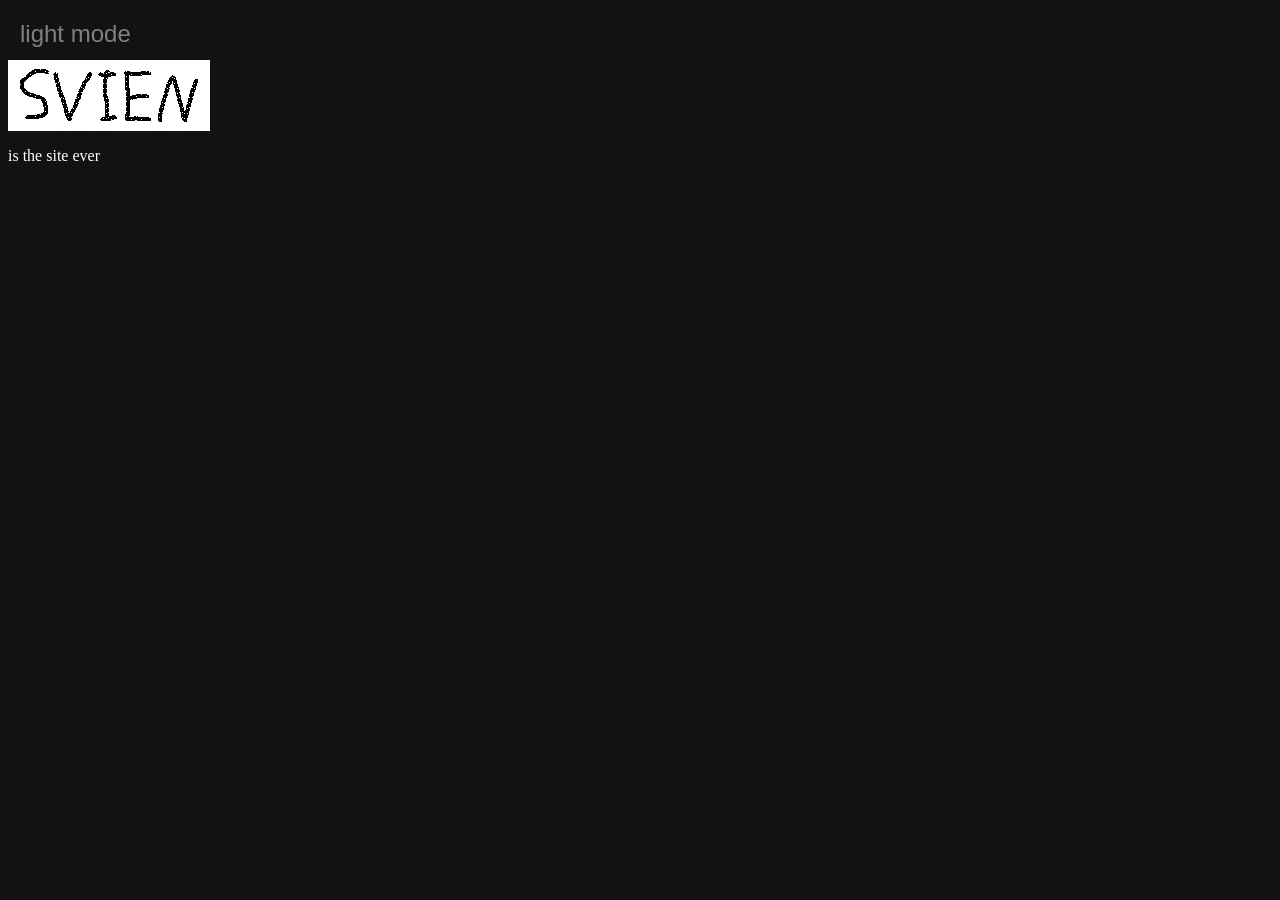
<file: index.html>
<html>
<head>
<link rel="preconnect" href="https://fonts.googleapis.com">
<link rel="preconnect" href="https://fonts.gstatic.com" crossorigin>
<link href="https://fonts.googleapis.com/css2?family=Kalam:wght@300;400;700&display=swap" rel="stylesheet">
<link rel="stylesheet" href="styles.css">
</head>
<body>
<button id="toggle-dark" aria-label="Toggle dark mode">light mode</button><br>
<img src="svnBG.png"><br>
<p>is the site ever</p>
<script src="darkmode.js"></script>
</body>
</html>
</file>
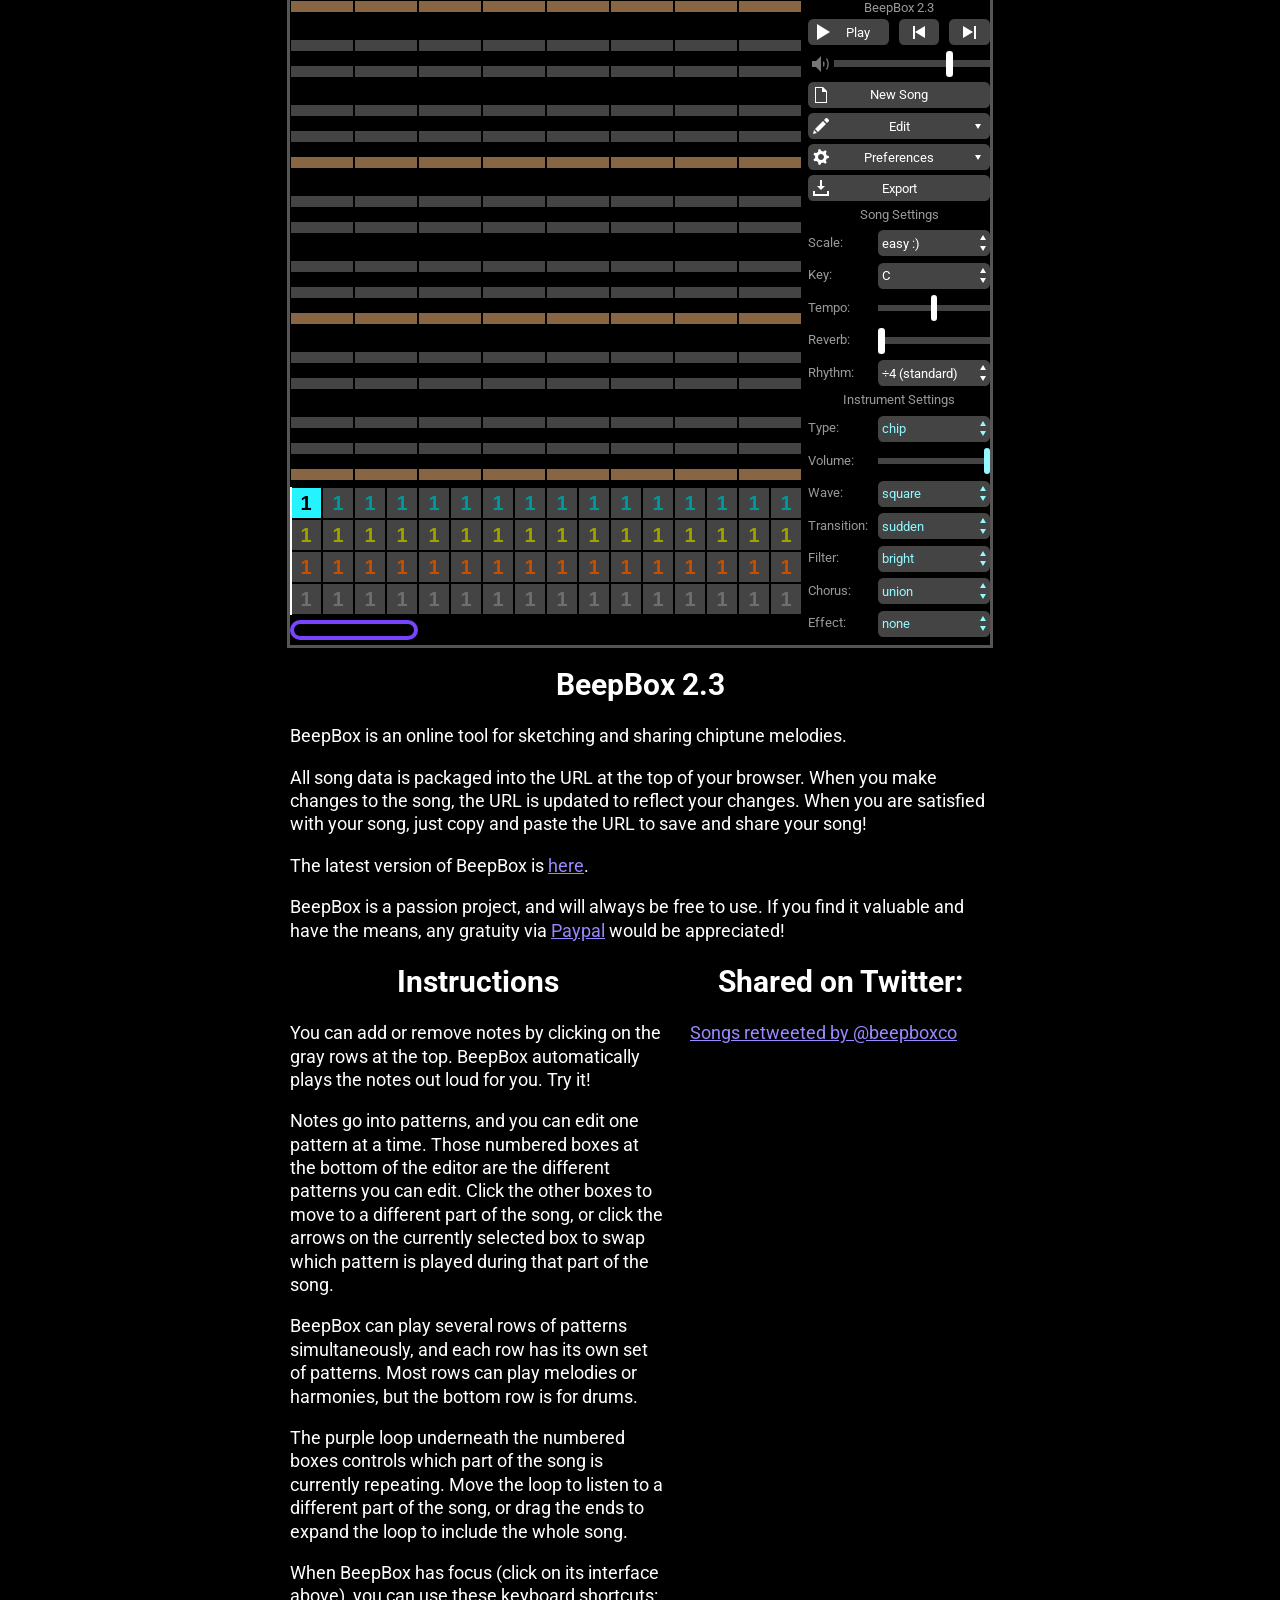
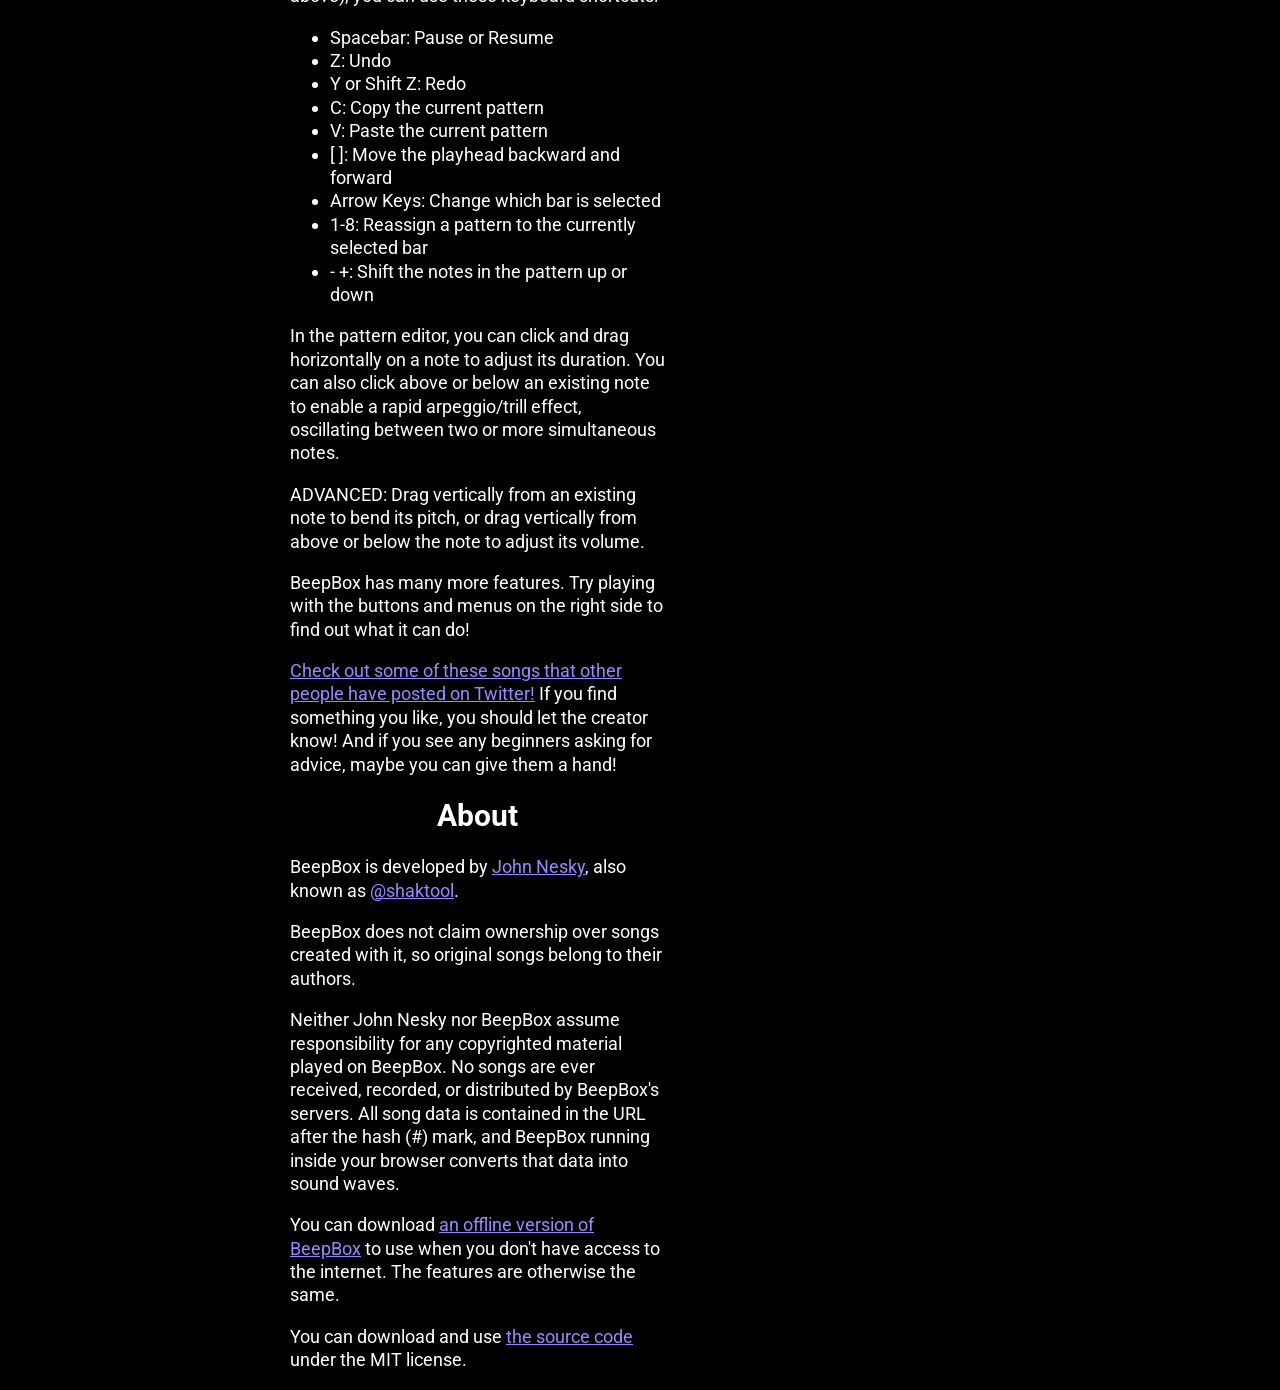
<file: mod/beepbox-beepibilitybox/website/2_3/index.html>
<!DOCTYPE html>
<html lang="en">
<head>
	<meta charset="utf-8" />
	<meta name="viewport" content="width=device-width, initial-scale=1.0" />
	<title>BeepBox 2.3</title>
	<meta name="mobile-web-app-capable" content="yes" />
	<meta name="apple-mobile-web-app-capable" content="yes" />
	<meta name="apple-mobile-web-app-status-bar-style" content="black" />
	<meta name="theme-color" content="#444" />
	<meta name="format-detection" content="telephone=no" />
	<link href="https://fonts.googleapis.com/css?family=Roboto" rel="stylesheet" rel="stylesheet" media="none" onload="if (this.media != 'all') this.media='all';" /> <!-- this is a trick to load CSS asynchronously. -->
	<style type="text/css">
		body {
			margin: auto;
			background: #000;
			font-family: 'Roboto', sans-serif;
			font-size: large;
			line-height: 1.3;
			color: #fff;
		}
		h1 {
			font-size: 30px;
			text-align: center;
		}
		a {
			color: #98f;
		}
		#beepboxEditorContainer {
			min-height: 645px;
		}
		.donation form {
			display: inline;
		}
		.donation input[type="submit"] {
			-webkit-appearance: none;
			appearance: none;
			background: none;
			border: none;
			font-family: inherit;
			font-size: inherit;
			color: var(--link-accent, #98f);
			text-decoration: underline;
			cursor: pointer;
			padding: 0;
			margin: 0;
		}
		
		/* wide screen */
		@media (min-width: 701px) {
			body {
				width: 700px;
			}
			.column-container {
				display: flex;
				justify-content: space-between;
			}
			.instructions-column {
				width: 375px;
			}
			.twitter-column {
				width: 300px;
			}
		}
		
		/* narrow screen */
		@media (max-width: 700px) {
			body {
				width: 100vw;
			}
			.column-container {
				display: flex;
				flex-direction: column;
				align-items: center;
			}
		}
	</style>
</head>

<body>
	<div id="beepboxEditorContainer"></div>
	
	<h1>
		BeepBox 2.3
	</h1>
	<p id="introduction">
		BeepBox is an online tool for sketching and sharing chiptune melodies. 
	</p>
	<p>
		All song data is packaged into the URL at the top of your browser. 
		When you make changes to the song, the URL is updated to reflect your changes. 
		When you are satisfied with your song, just copy and paste the URL to save and share your song! 
	</p>
	<p>
		The latest version of BeepBox is <a id="linkToLatestVersion" href="../" target="_blank">here</a>.
	</p>
	<div class="donation">
		BeepBox is a passion project, and will always be free to use. If you find it valuable and have the means, any gratuity via
		<form action="https://www.paypal.com/cgi-bin/webscr" method="post" target="_blank">
			<input type="hidden" name="cmd" value="_donations" />
			<input type="hidden" name="business" value="QZJTX9GRYEV9N" />
			<input type="hidden" name="currency_code" value="USD" />
			<input type="submit" name="submit" value="Paypal"/>
		</form>
		would be appreciated!
	</div>
	
	<div class="column-container">
		<div class="instructions-column">
			<h1>
				Instructions
			</h1>
			<p>
				You can add or remove notes by clicking on the gray rows at the top. 
				BeepBox automatically plays the notes out loud for you. Try it!
			</p>
			<p>
				Notes go into patterns, and you can edit one pattern at a time.
				Those numbered boxes at the bottom of the editor are the different patterns you can edit.
				<span id="bar-editing">
					Click the other boxes to move to a different part of the song, or click the arrows on the currently selected box to swap which pattern is played during that part of the song.
				</span>
			</p>
			<p>
				BeepBox can play several rows of patterns simultaneously, and each row has its own set of patterns. 
				Most rows can play melodies or harmonies, but the bottom row is for drums.
			</p>
			<p>
				The purple loop underneath the numbered boxes controls which part of the song is currently repeating. 
				Move the loop to listen to a different part of the song, or drag the ends to expand the loop to include the whole song. 
			</p>
			<div id="keyboard-instructions">
				<p>
					When BeepBox has focus (click on its interface above), you can use these keyboard shortcuts: <br/>
				</p>
				<ul>
					<li>Spacebar: Pause or Resume</li>
					<li>Z: Undo</li>
					<li>Y or Shift Z: Redo</li>
					<li>C: Copy the current pattern</li>
					<li>V: Paste the current pattern</li>
					<li>[ ]: Move the playhead backward and forward</li>
					<li>Arrow Keys: Change which bar is selected</li>
					<li>1-8: Reassign a pattern to the currently selected bar</li>
					<li>- +: Shift the notes in the pattern up or down</li>
				</ul>
			</div>
			<p>
				In the pattern editor, you can click and drag horizontally on a note to adjust its duration.
				You can also click above or below an existing note to enable a rapid arpeggio/trill effect, oscillating between two or more simultaneous notes. 
			</p>
			<p>
				ADVANCED: Drag vertically from an existing note to bend its pitch, or drag vertically from above or below the note to adjust its volume.
			</p>
			<p>
				BeepBox has many more features. 
				Try playing with the buttons and menus on the right side to find out what it can do!
			</p>
			<p>
				<a href="https://twitter.com/beepboxco">Check out some of these songs that other people have posted on Twitter!</a>
				If you find something you like, you should let the creator know!
				And if you see any beginners asking for advice, maybe you can give them a hand!
			</p>
			<h1>
				About
			</h1>
			<p>
				BeepBox is developed by <a href="http://www.johnnesky.com">John Nesky</a>, also known as <a href="https://twitter.com/shaktool">@shaktool</a>. 
			</p>
			<p>
				BeepBox does not claim ownership over songs created with it, so original songs belong to their authors. 
			</p>
			<p>
				Neither John Nesky nor BeepBox assume responsibility for any copyrighted material played on BeepBox. No songs are ever received, recorded, or distributed by BeepBox's servers. All song data is contained in the URL after the hash (#) mark, and BeepBox running inside your browser converts that data into sound waves.
			</p>
			<p>
				You can download <a download="beepbox_offline.html" href="beepbox_offline.html">an offline version of BeepBox</a> to use when you don't have access to the internet. The features are otherwise the same.
			</p>
			<p>
				You can download and use <a href="https://github.com/johnnesky/beepbox">the source code</a> under the MIT license.
			</p>
		</div>
		<div class="twitter-column">
			<h1>
				Shared on Twitter:
			</h1>
			<a class="twitter-timeline" data-width="300" data-height="2000" data-link-color="#9988ff" data-chrome="noheader nofooter transparent" data-dnt="true" data-theme="dark" href="https://twitter.com/beepboxco?ref_src=twsrc%5Etfw">Songs retweeted by @beepboxco</a>
			<script async src="https://platform.twitter.com/widgets.js" charset="utf-8"></script>
		</div>
	</div>
	
	<!--
	Instead of loading js beepbox editor interface directly, test for browser support.
	<script type="text/javascript" src="beepbox_editor.min.js"></script>
	-->
	<script type="text/javascript">
		
		if (/Android|webOS|iPhone|iPad|iPod|BlackBerry|IEMobile|Opera Mini|android|ipad|playbook|silk/i.test(navigator.userAgent) ) {
			document.getElementById("introduction").innerHTML = "BeepBox is an online tool for sketching and sharing chiptune melodies. Make sure that your volume is turned up, then press the play button!";
			document.getElementById("keyboard-instructions").style.display = "none";
			document.getElementById("bar-editing").innerHTML = "Tap the other boxes to move to a different part of the song, or tap on the currently selected box to swap which pattern is played during that part of the song.";
		}
		
		var hasAudioContext = (window.AudioContext || window.webkitAudioContext || window.mozAudioContext || window.oAudioContext || window.msAudioContext);
		if (hasAudioContext) {
			// Go ahead and load js beepbox editor interface:
			var fileref = document.createElement("script");
			fileref.setAttribute("type", "text/javascript");
			fileref.setAttribute("src", "beepbox_editor.min.js");
			document.head.appendChild(fileref);
		} else {
			document.getElementById("beepboxEditorContainer").innerHTML = "Sorry, BeepBox doesn't support your browser. Try a recent version of Chrome, Firefox, or Opera.";
		}
		
		// Just before the user is about to use the link to the latest version, update it to
		// contain the song data so that the current song will open in that version.
		var linkToLatestVersion = document.getElementById("linkToLatestVersion");
		function updateLinkToLatestVersion() {
			linkToLatestVersion.href = location.origin + location.pathname.slice(0, location.pathname.lastIndexOf('/') + 1) + ".." + location.hash;
		}
		linkToLatestVersion.addEventListener("focus", updateLinkToLatestVersion);
		linkToLatestVersion.addEventListener("mouseenter", updateLinkToLatestVersion);
		linkToLatestVersion.addEventListener("touchstart", updateLinkToLatestVersion);
		
	</script>
</body></html>
</file>
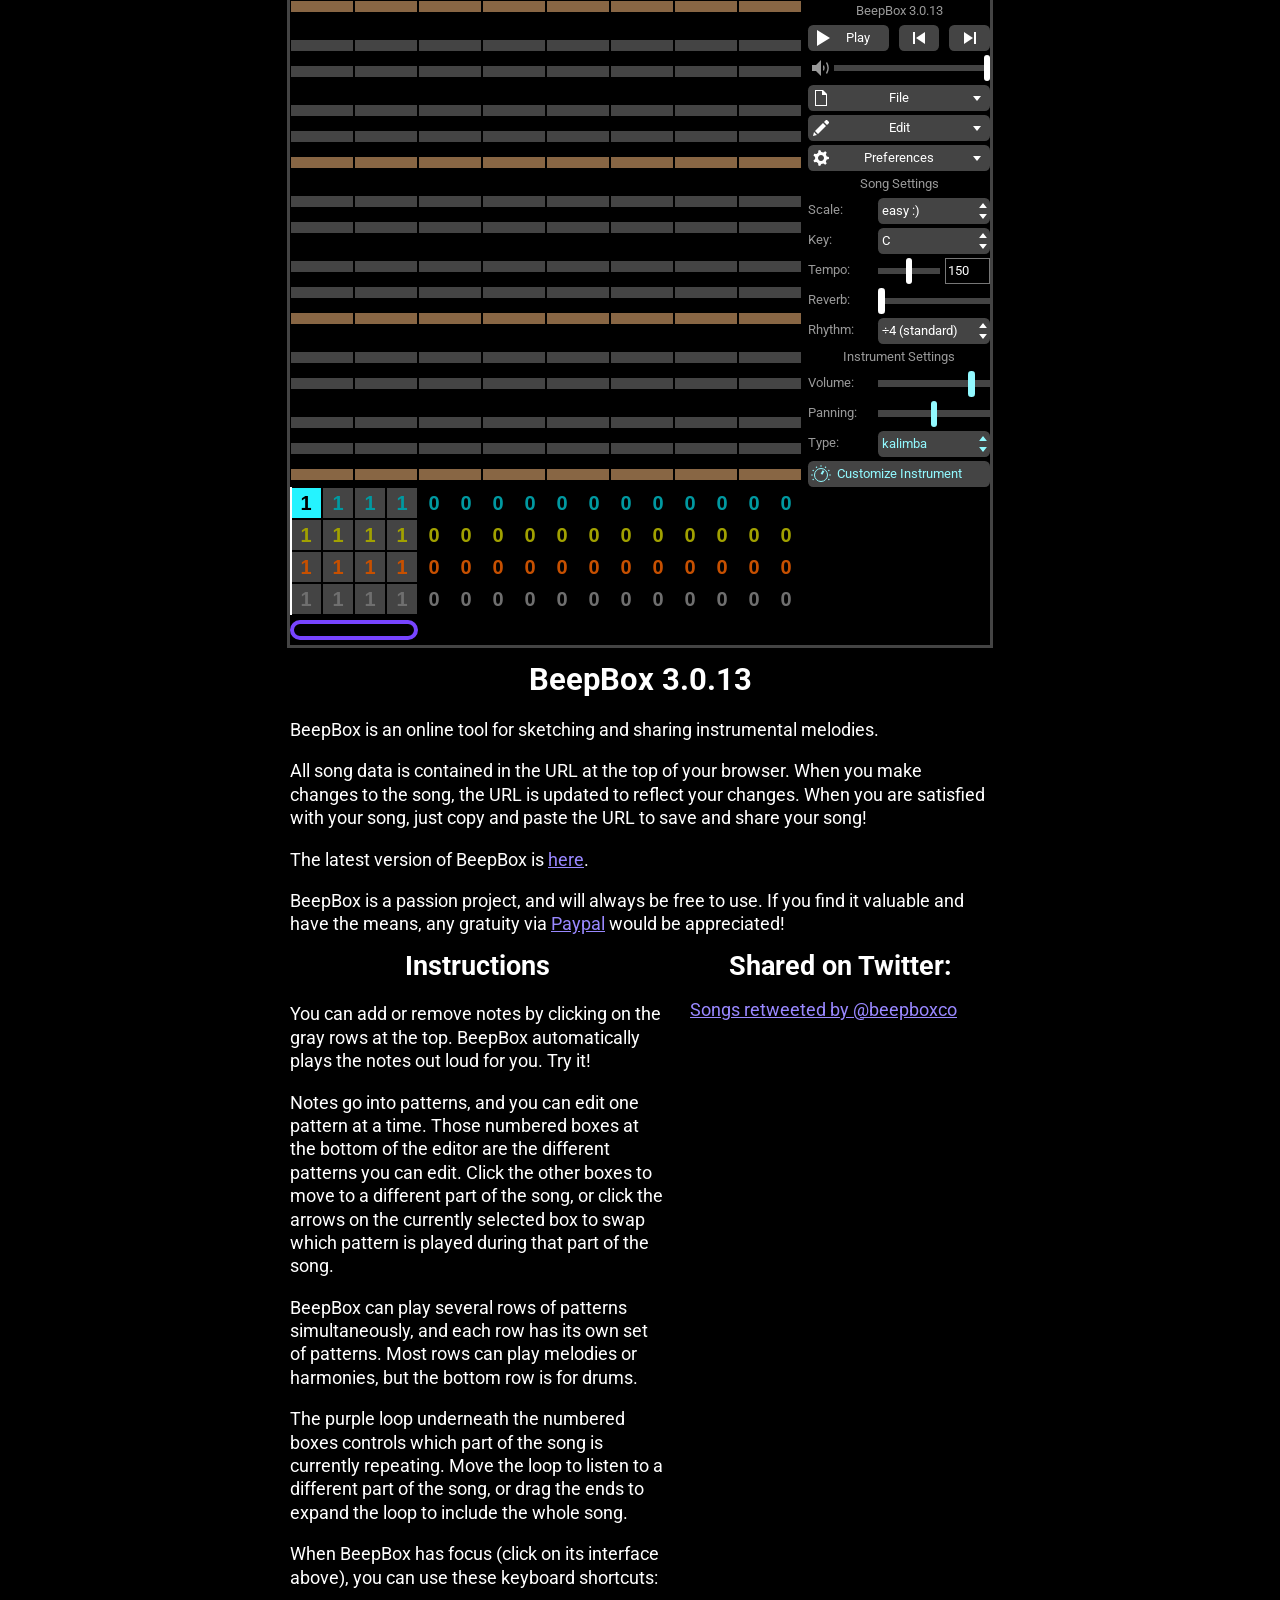
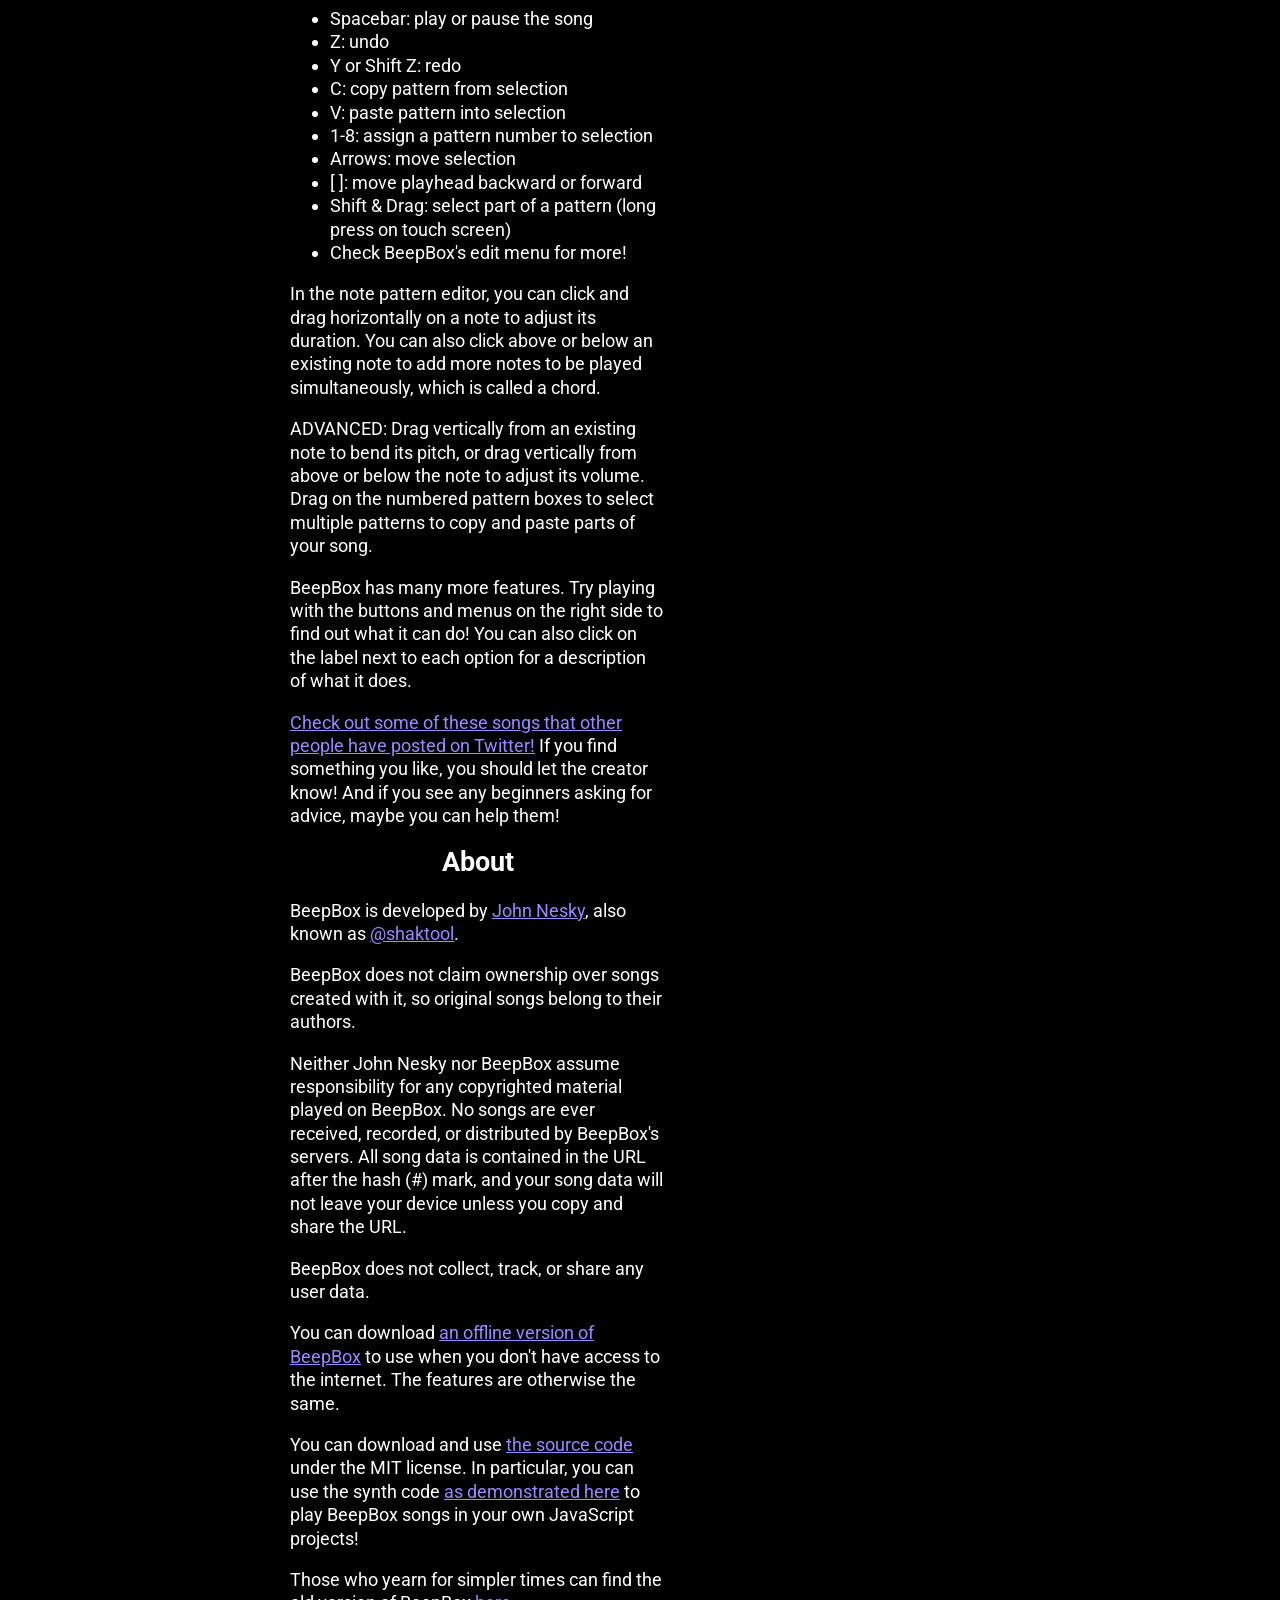
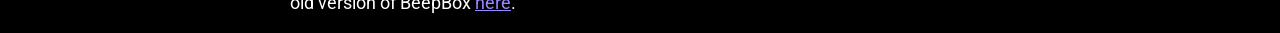
<file: mod/beepbox-beepibilitybox/website/3_0/index.html>
<!DOCTYPE html>
<html lang="en">
<head>
	<meta charset="utf-8" />
	<meta name="viewport" content="width=device-width, initial-scale=1.0" />
	<title>BeepBox</title>
	<meta name="application-name" content="BeepBox" />
	<meta name="apple-mobile-web-app-title" content="BeepBox">
	<meta name="description" content="BeepBox is an online tool for sketching and sharing instrumental melodies." />
	<meta name="keywords" content="chiptune, instrumental, music, song, melody, composition, tool, free, BeepBox" />
	<meta name="mobile-web-app-capable" content="yes" />
	<meta name="apple-mobile-web-app-capable" content="yes" />
	<meta name="apple-mobile-web-app-status-bar-style" content="black-translucent" />
	<meta name="theme-color" content="#444" />
	<meta name="msapplication-TileColor" content="#603cba" />
	<meta name="msapplication-config" content="/browserconfig.xml" />
	<meta name="format-detection" content="telephone=no" />
	<link rel="apple-touch-icon" sizes="180x180" href="/apple-touch-icon.png" />
	<link rel="icon" type="image/png" sizes="32x32" href="/icon_32.png" />
	<link rel="manifest" href="/manifest.webmanifest" />
	<link href="https://fonts.googleapis.com/css?family=Roboto" rel="stylesheet" rel="stylesheet" media="none" onload="if (this.media != 'all') this.media='all';" /> <!-- this is a trick to load CSS asynchronously. -->
	<style type="text/css">
		html {
			background: var(--page-margin, black);
			overflow-x: hidden;
			font-size: large;
			font-family: 'Roboto', sans-serif;
			line-height: 1.3;
			color: var(--primary-text, white);
		}
		body {
			margin: auto;
			overflow-x: hidden;
			display: flex;
			flex-direction: column;
			align-items: center;
			align-content: center;
		}
		#beepboxEditorContainer {
			min-height: 645px;
			overflow: auto;
			background: var(--editor-background, black);
			width: 100%;
			max-width: 700px;
			padding-left: 30px;
			padding-right: 30px;
		}
		#text-content {
			overflow: auto;
			background: var(--editor-background, black);
			width: 100%;
			max-width: 700px;
			padding-left: 30px;
			padding-right: 30px;
		}
		h1 {
			font-size: 1.7rem;
			text-align: center;
			margin-top: 0.5em;
			margin-bottom: 0.5em;
			-webkit-text-stroke-width: 0;
		}
		h2 {
			font-size: 1.5rem;
			text-align: center;
			margin-top: 0.5em;
			margin-bottom: 0.5em;
			-webkit-text-stroke-width: 0;
		}
		a {
			color: var(--link-accent, #98f);
		}
		.donation form {
			display: inline;
		}
		.donation input[type="submit"] {
			-webkit-appearance: none;
			appearance: none;
			background: none;
			border: none;
			font-family: inherit;
			font-size: inherit;
			color: var(--link-accent, #98f);
			text-decoration: underline;
			cursor: pointer;
			padding: 0;
			margin: 0;
		}
		
		/* wide screen */
		@media (min-width: 701px) {
			html {
				width: 100%;
			}
			body {
				width: 100%;
			}
			.column-container {
				width: 700px;
				display: flex;
				justify-content: space-between;
			}
			.instructions-column {
				width: 375px;
			}
			.twitter-column {
				width: 300px;
			}
		}
		
		/* narrow screen */
		@media (max-width: 700px) {
			body {
				width: 100%;
			}
			p, .donation {
				margin: 1em 0.5em;
			}
			.column-container {
				display: flex;
				flex-direction: column;
				align-items: center;
			}
		}
	</style>
</head>

<body>
	<div id="beepboxEditorContainer">
		<noscript>
			Sorry, BeepBox requires a JavaScript-enabled browser.
		</noscript>
	</div>
	<div id="text-content">
		<section>
			<h1>
				BeepBox 3.0.13
			</h1>
			<p id="introduction">
				BeepBox is an online tool for sketching and sharing instrumental melodies. 
			</p>
			<p>
				All song data is contained in the URL at the top of your browser. 
				When you make changes to the song, the URL is updated to reflect your changes. 
				When you are satisfied with your song, just copy and paste the URL to save and share your song! 
			</p>
			<p>
				The latest version of BeepBox is <a id="linkToLatestVersion" href="../" target="_blank">here</a>.
			</p>
			<div class="donation">
				BeepBox is a passion project, and will always be free to use. If you find it valuable and have the means, any gratuity via
				<form action="https://www.paypal.com/cgi-bin/webscr" method="post" target="_blank">
					<input type="hidden" name="cmd" value="_donations" />
					<input type="hidden" name="business" value="QZJTX9GRYEV9N" />
					<input type="hidden" name="currency_code" value="USD" />
					<input type="submit" name="submit" value="Paypal"/>
				</form>
				would be appreciated!
			</div>
		</section>
	
		<div class="column-container">
			<main class="instructions-column">
				<section>
					<h2>
						Instructions
					</h2>
					<p>
						You can add or remove notes by clicking on the gray rows at the top. 
						BeepBox automatically plays the notes out loud for you. Try it!
					</p>
					<p>
						Notes go into patterns, and you can edit one pattern at a time.
						Those numbered boxes at the bottom of the editor are the different patterns you can edit.
						<span id="bar-editing">
							Click the other boxes to move to a different part of the song, or click the arrows on the currently selected box to swap which pattern is played during that part of the song.
						</span>
					</p>
					<p>
						BeepBox can play several rows of patterns simultaneously, and each row has its own set of patterns. 
						Most rows can play melodies or harmonies, but the bottom row is for drums.
					</p>
					<p>
						The purple loop underneath the numbered boxes controls which part of the song is currently repeating. 
						Move the loop to listen to a different part of the song, or drag the ends to expand the loop to include the whole song. 
					</p>
					<div id="keyboard-instructions">
						<p>
							When BeepBox has focus (click on its interface above), you can use these keyboard shortcuts: <br/>
						</p>
						<ul>
							<li>Spacebar: play or pause the song</li>
							<li>Z: undo</li>
							<li>Y or Shift Z: redo</li>
							<li>C: copy pattern from selection</li>
							<li>V: paste pattern into selection</li>
							<li>1-8: assign a pattern number to selection</li>
							<li>Arrows: move selection</li>
							<li>[ ]: move playhead backward or forward</li>
							<li>Shift & Drag: select part of a pattern (long press on touch screen)</li>
							<li>Check BeepBox's edit menu for more!</li>
						</ul>
					</div>
					<p>
						In the note pattern editor, you can click and drag horizontally on a note to adjust its duration.
						You can also click above or below an existing note to add more notes to be played simultaneously, which is called a chord. 
					</p>
					<p>
						ADVANCED: Drag vertically from an existing note to bend its pitch, or drag vertically from above or below the note to adjust its volume. Drag on the numbered pattern boxes to select multiple patterns to copy and paste parts of your song.
					</p>
					<p>
						BeepBox has many more features. 
						Try playing with the buttons and menus on the right side to find out what it can do!
						You can also click on the label next to each option for a description of what it does.
					</p>
					<p>
						<a href="https://twitter.com/beepboxco">Check out some of these songs that other people have posted on Twitter!</a>
						If you find something you like, you should let the creator know!
						And if you see any beginners asking for advice, maybe you can help them!
					</p>
				</section>
				<section>
					<h2>
						About
					</h2>
					<p>
						BeepBox is developed by <a href="http://www.johnnesky.com">John Nesky</a>, also known as <a href="https://twitter.com/shaktool">@shaktool</a>. 
					</p>
					<p>
						BeepBox does not claim ownership over songs created with it, so original songs belong to their authors. 
					</p>
					<p>
						Neither John Nesky nor BeepBox assume responsibility for any copyrighted material played on BeepBox. No songs are ever received, recorded, or distributed by BeepBox's servers. All song data is contained in the URL after the hash (#) mark, and your song data will not leave your device unless you copy and share the URL.
					</p>
					<p>
						BeepBox does not collect, track, or share any user data. 
					</p>
					<p id="offline-instructions">
						You can download <a download="beepbox_offline.html" href="beepbox_offline.html">an offline version of BeepBox</a> to use when you don't have access to the internet. The features are otherwise the same.
					</p>
					<p>
						You can download and use <a href="https://github.com/johnnesky/beepbox">the source code</a> under the MIT license. In particular, you can use the synth code <a href="synth_example.html">as demonstrated here</a> to play BeepBox songs in your own JavaScript projects!
					</p>
					<p>
						Those who yearn for simpler times can find the old version of BeepBox <a id="linkTo2_3" href="../2_3/" target="_blank">here</a>.
					</p>
				<section>
			</main>
			<aside class="twitter-column">
				<h2>
					Shared on Twitter:
				</h2>
				<div style="background: black;">
					<a class="twitter-timeline" data-width="300" data-height="2000" data-link-color="#9988ff" data-chrome="noheader nofooter transparent" data-dnt="true" data-theme="dark" href="https://twitter.com/beepboxco?ref_src=twsrc%5Etfw">Songs retweeted by @beepboxco</a>
					<script async src="https://platform.twitter.com/widgets.js" charset="utf-8"></script>
				</div>
			</aside>
		</div>
	</div>
	
	<!--
	Instead of loading js beepbox editor interface directly, test for browser support.
	<script type="text/javascript" src="beepbox_editor.min.js"></script>
	-->
	<script type="text/javascript">
		
		if (/Android|webOS|iPhone|iPad|iPod|BlackBerry|IEMobile|Opera Mini|android|ipad|playbook|silk/i.test(navigator.userAgent) ) {
			document.getElementById("introduction").innerHTML = "BeepBox is an online tool for sketching and sharing instrumental melodies. Make sure that your volume is turned up, then press the play button!";
			document.getElementById("keyboard-instructions").style.display = "none";
			document.getElementById("bar-editing").innerHTML = "Tap the other boxes to move to a different part of the song, or tap on the currently selected box to swap which pattern is played during that part of the song.";
			document.getElementById("offline-instructions").innerHTML = 'You can use BeepBox when your device is offline if you put a shortcut to BeepBox on your home screen. <ul><li>Chrome: find the "Add to Home Screen" option in the ⋮ menu.</li><li>Firefox: find the "Add Page Shortcut" option in the ⋮ menu.</li><li>Safari: find the "Add to Home Screen" option in the bookmark menu.</li></ul>';
		}
		
		function browserHasRequiredFeatures() {
			"use strict";
			if (window.AudioContext == undefined && window.webkitAudioContext == undefined) {
				return false;
			}
			
			try {
				eval("class T {}");
				eval("const a = () => 0");
				eval("for (const a of []);");
			} catch (error) {
				return false;
			}
			
			return true;
		}
		
		if (browserHasRequiredFeatures()) {
			// Go ahead and load js beepbox editor interface:
			var fileref = document.createElement("script");
			fileref.setAttribute("type", "text/javascript");
			fileref.setAttribute("src", "beepbox_editor.min.js");
			document.head.appendChild(fileref);
		} else {
			document.getElementById("beepboxEditorContainer").innerHTML = "Sorry, BeepBox doesn't support your browser. Try a recent version of Chrome, Firefox, Edge, Safari, or Opera.";
		}
		
		// Just before the user is about to use the link to the latest version, update it to
		// contain the song data so that the current song will open in that version.
		var linkToLatestVersion = document.getElementById("linkToLatestVersion");
		function updateLinkToLatestVersion() {
			linkToLatestVersion.href = location.origin + location.pathname.slice(0, location.pathname.lastIndexOf('/') + 1) + ".." + location.hash;
		}
		linkToLatestVersion.addEventListener("focus", updateLinkToLatestVersion);
		linkToLatestVersion.addEventListener("mouseenter", updateLinkToLatestVersion);
		linkToLatestVersion.addEventListener("touchstart", updateLinkToLatestVersion);
		
		// If the page was loaded with an old song version that the old version of BeepBox
		// supports, update the link to the old version so that it'll open the song.
		if (/^#[1-6]/.test(location.hash)) {
			document.getElementById("linkTo2_3").href += location.hash;
		}
		
	</script>
</body>
</html>
</file>
<file: styles.css>
/* google font fonts */
.kalam-light {
  font-family: "Kalam", cursive;
  font-weight: 300;
  font-style: normal;
}

.kalam-regular {
  font-family: "Kalam", cursive;
  font-weight: 400;
  font-style: normal;
}

.kalam-bold {
  font-family: "Kalam", cursive;
  font-weight: 700;
  font-style: normal;
}
/* end */

/* light mode */
body.dark-mode {
  background-color: white;
  color: black;
}

/* dark mode (default) */
body {
  background-color: #121212;
  color: white;
  transition: background-color 0.3s, color 0.3s;
  /*font: url();*/
}
/*
body select {
	cursor: url();
}
*/
button#toggle-dark {
  font-size: 1.5rem;
  padding: 0.5em;
  border: none;
  background: none;
  color: gray;
}
</file>
